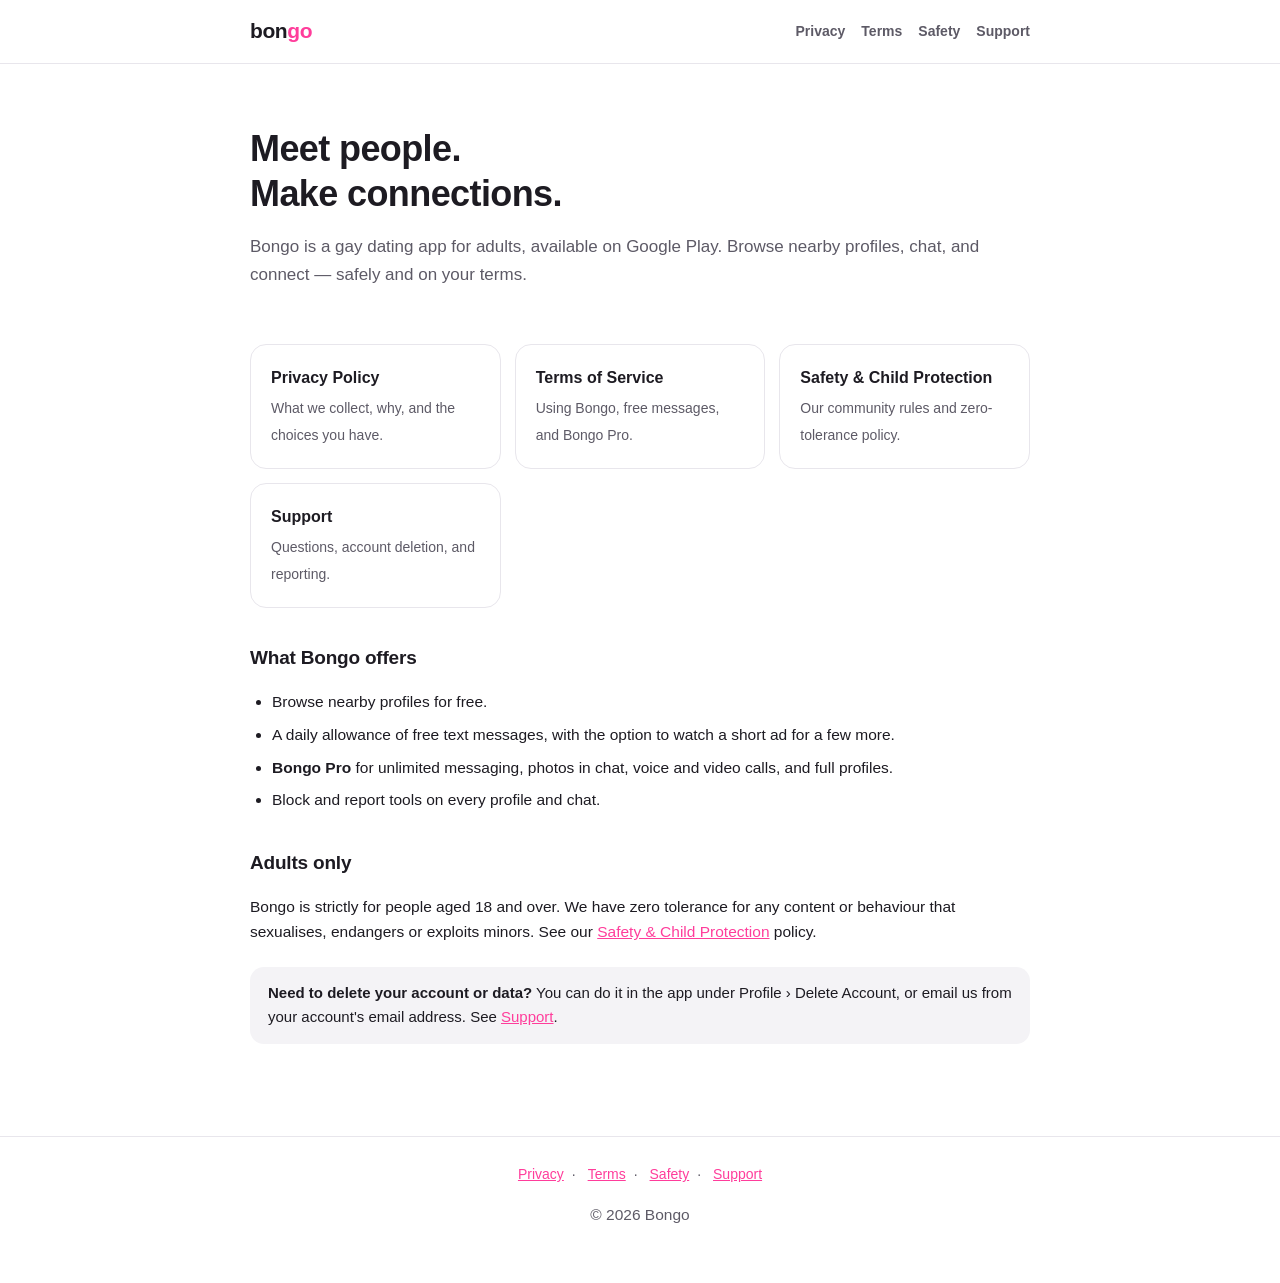
<file: index.html>
<!DOCTYPE html>
<html lang="en">
<head>
<meta charset="utf-8">
<meta name="viewport" content="width=device-width, initial-scale=1">
<title>Bongo — Gay Dating App</title>
<meta name="description" content="Bongo is a gay dating app for adults on Google Play. Meet people, make connections.">
<link rel="stylesheet" href="style.css">
</head>
<body>

<header class="site">
  <div class="bar">
    <a class="brand" href="index.html">bon<span>go</span></a>
    <nav class="site">
      <a href="privacy.html">Privacy</a>
      <a href="terms.html">Terms</a>
      <a href="safety.html">Safety</a>
      <a href="support.html">Support</a>
    </nav>
  </div>
</header>

<main>
  <section class="hero">
    <h1>Meet people.<br>Make connections.</h1>
    <p class="lede">Bongo is a gay dating app for adults, available on Google Play.
    Browse nearby profiles, chat, and connect — safely and on your terms.</p>
  </section>

  <div class="cards">
    <a class="card" href="privacy.html">
      <strong>Privacy Policy</strong>
      <span>What we collect, why, and the choices you have.</span>
    </a>
    <a class="card" href="terms.html">
      <strong>Terms of Service</strong>
      <span>Using Bongo, free messages, and Bongo Pro.</span>
    </a>
    <a class="card" href="safety.html">
      <strong>Safety &amp; Child Protection</strong>
      <span>Our community rules and zero-tolerance policy.</span>
    </a>
    <a class="card" href="support.html">
      <strong>Support</strong>
      <span>Questions, account deletion, and reporting.</span>
    </a>
  </div>

  <h2>What Bongo offers</h2>
  <ul>
    <li>Browse nearby profiles for free.</li>
    <li>A daily allowance of free text messages, with the option to watch a short
        ad for a few more.</li>
    <li><strong>Bongo Pro</strong> for unlimited messaging, photos in chat, voice
        and video calls, and full profiles.</li>
    <li>Block and report tools on every profile and chat.</li>
  </ul>

  <h2>Adults only</h2>
  <p>Bongo is strictly for people aged 18 and over. We have zero tolerance for any
  content or behaviour that sexualises, endangers or exploits minors. See our
  <a href="safety.html">Safety &amp; Child Protection</a> policy.</p>

  <div class="note">
    <p><strong>Need to delete your account or data?</strong> You can do it in the app
    under Profile › Delete Account, or email us from your account's email address.
    See <a href="support.html">Support</a>.</p>
  </div>
</main>

<footer class="site">
  <a href="privacy.html">Privacy</a>·
  <a href="terms.html">Terms</a>·
  <a href="safety.html">Safety</a>·
  <a href="support.html">Support</a>
  <p>© 2026 Bongo</p>
</footer>

</body>
</html>
</file>
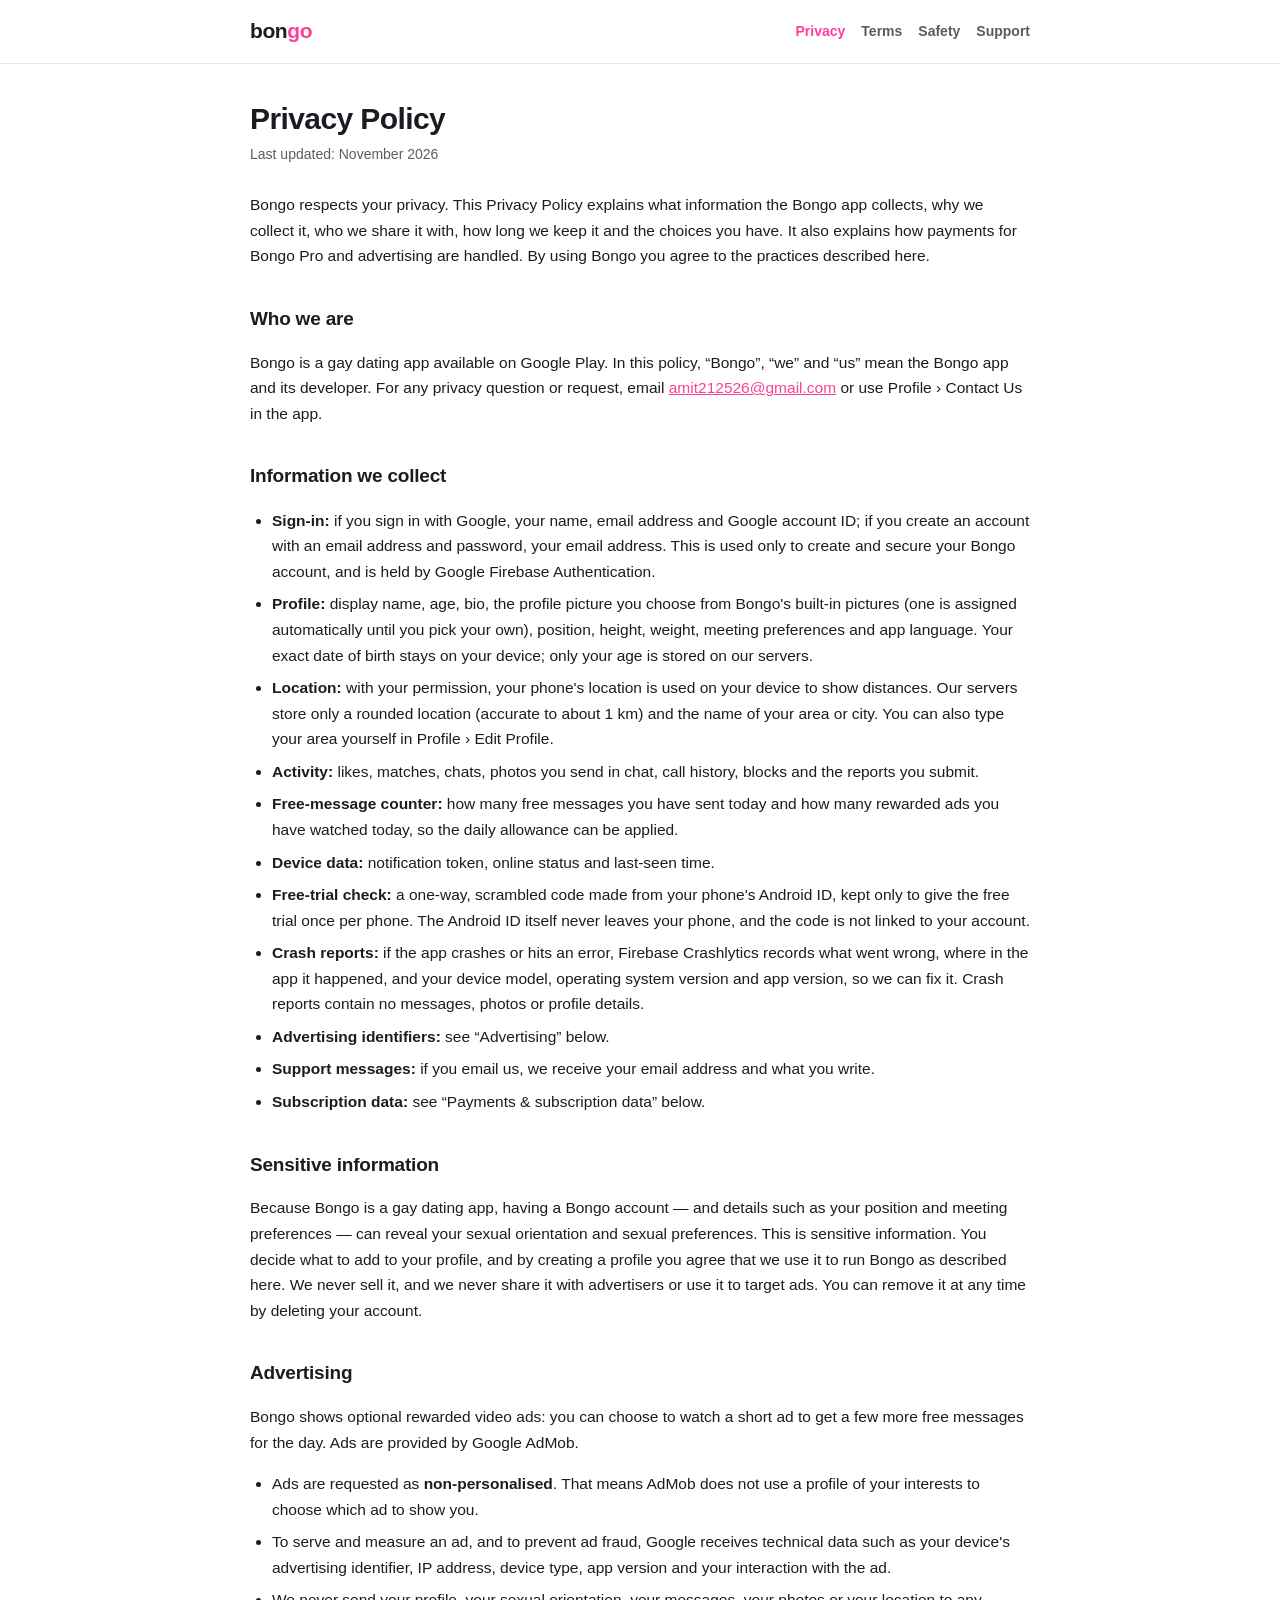
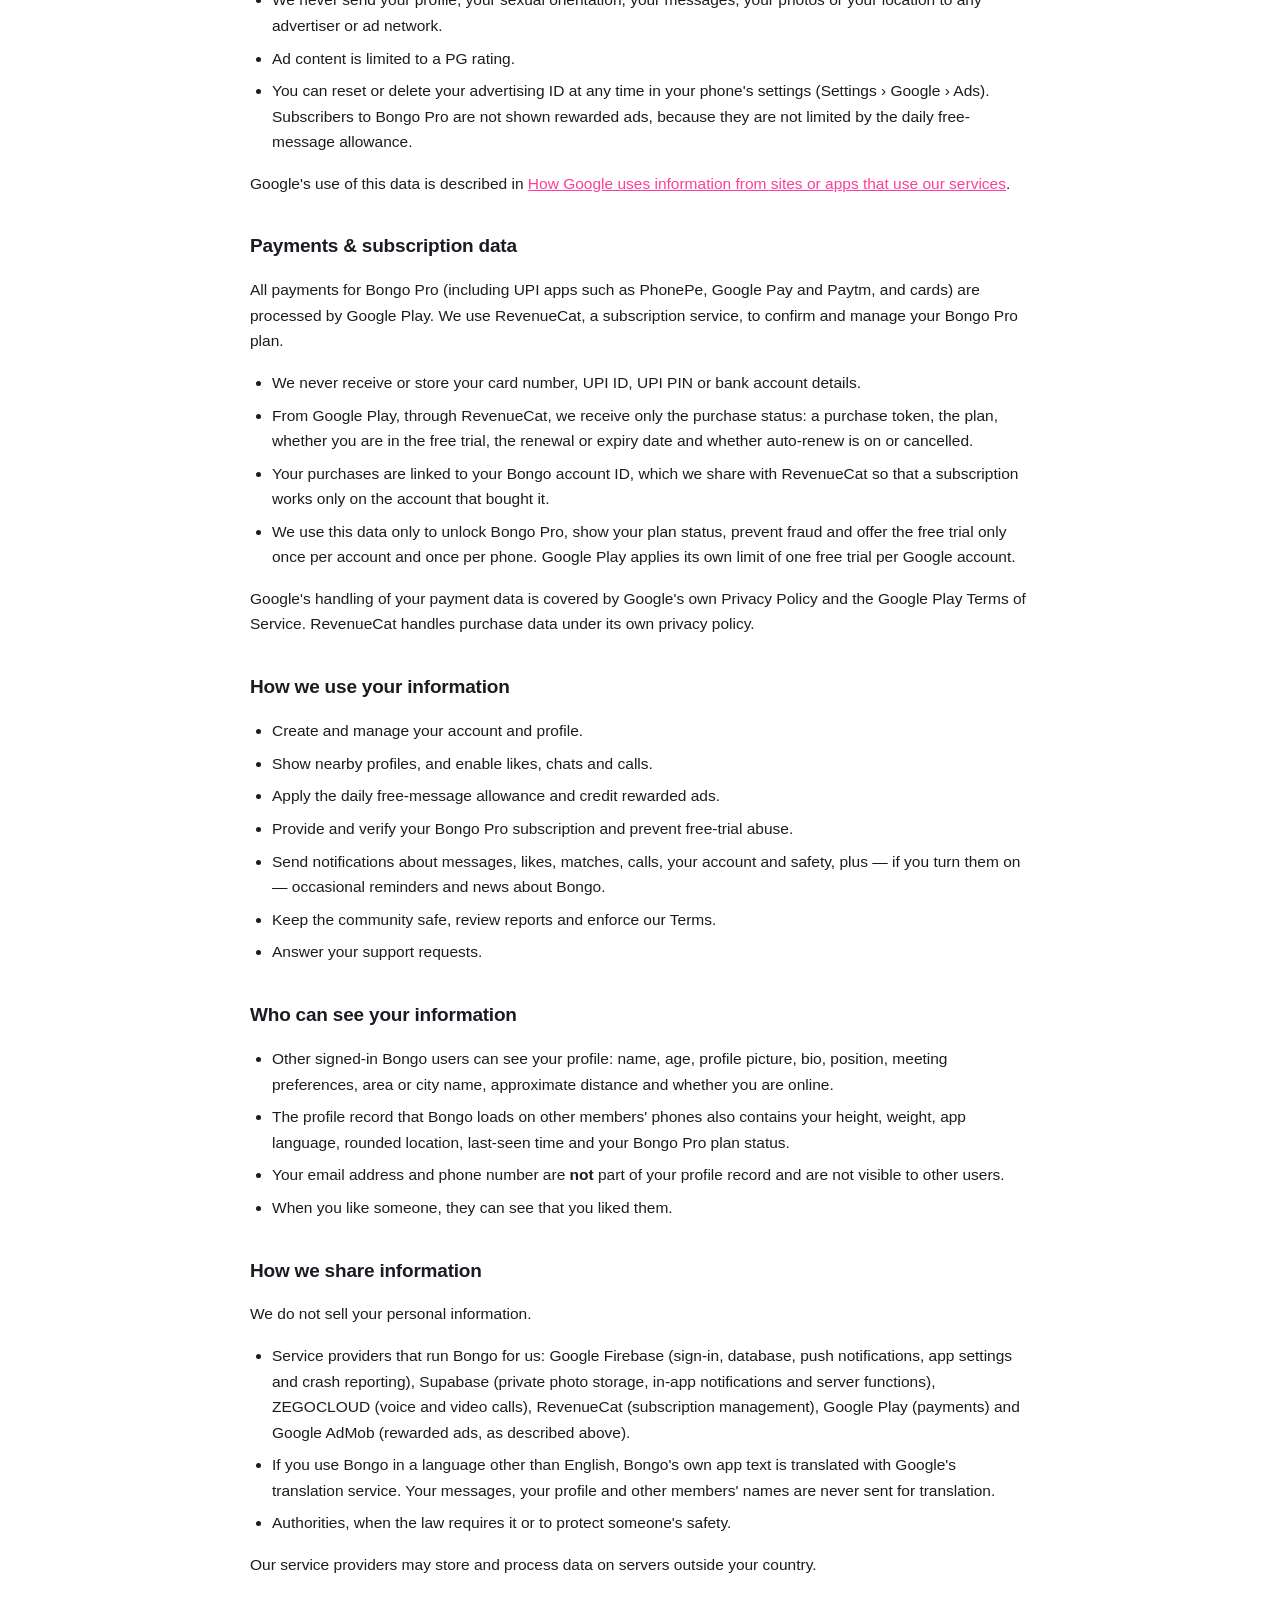
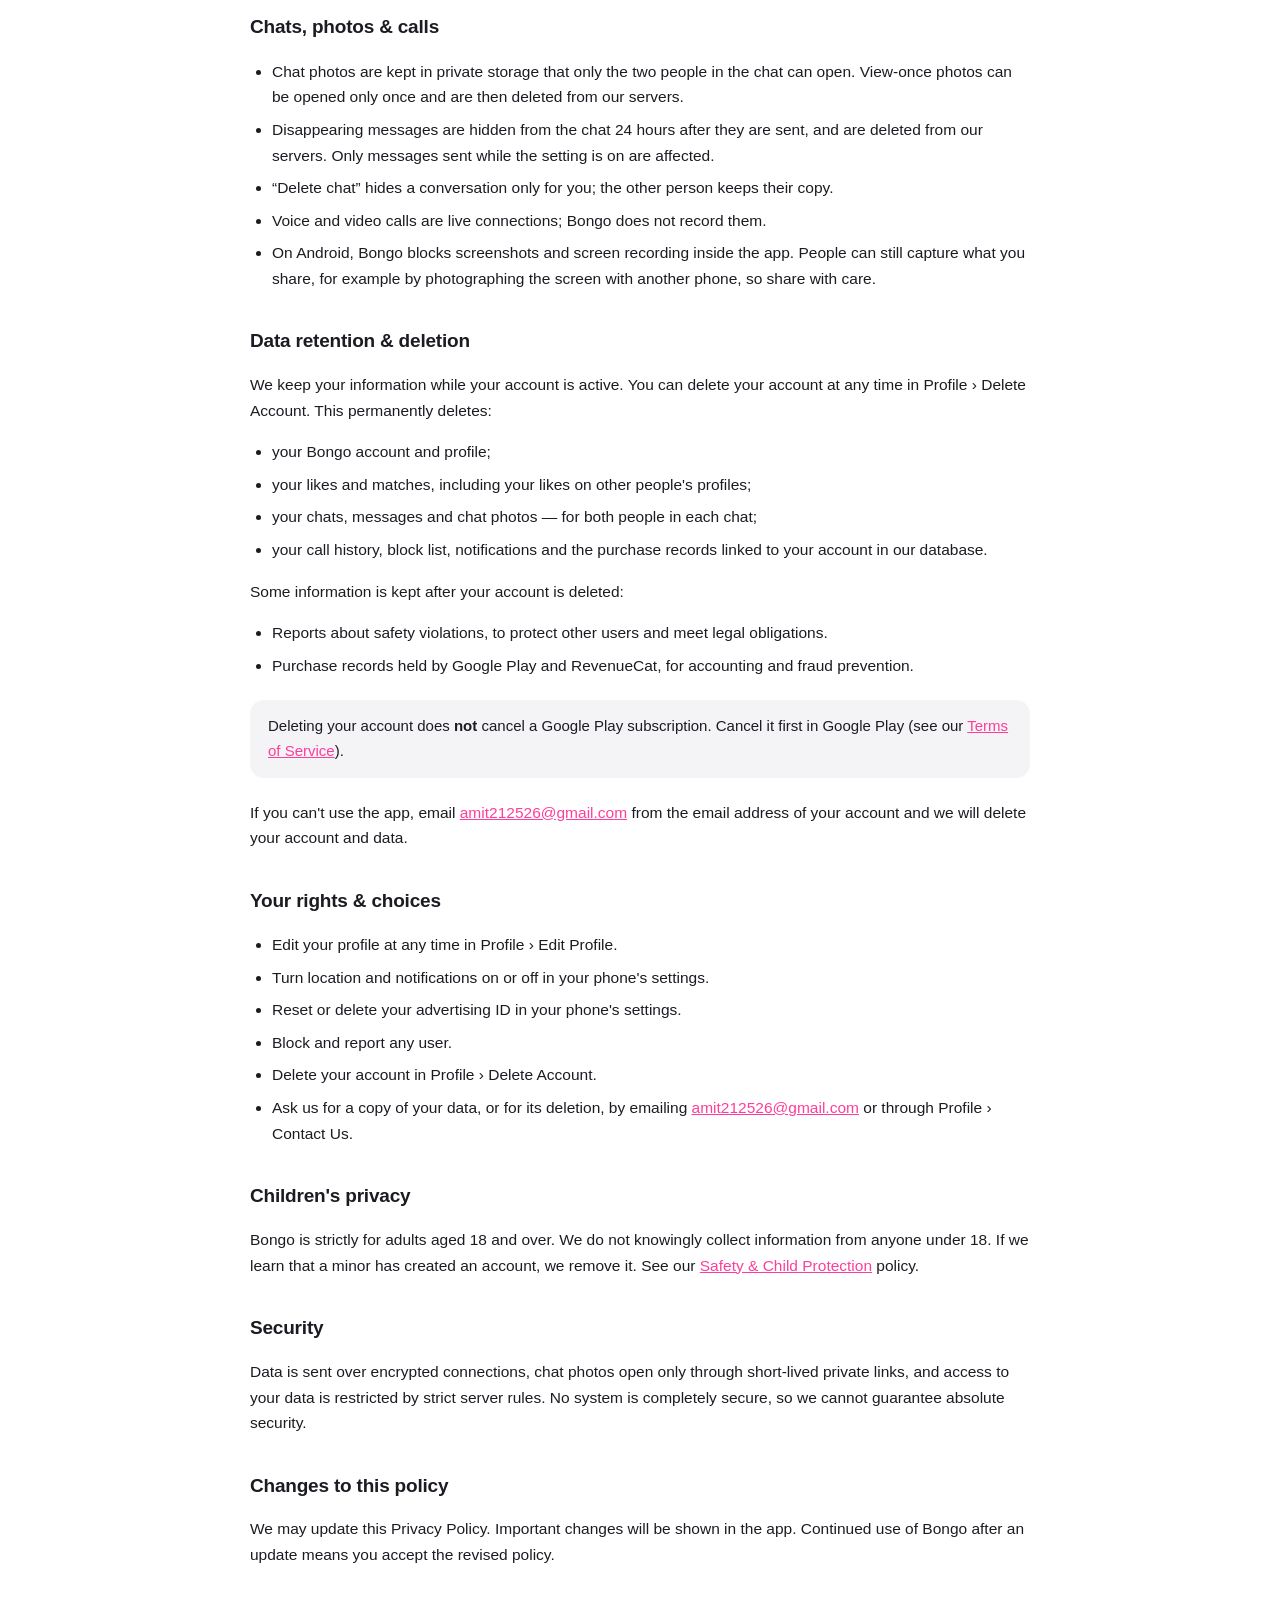
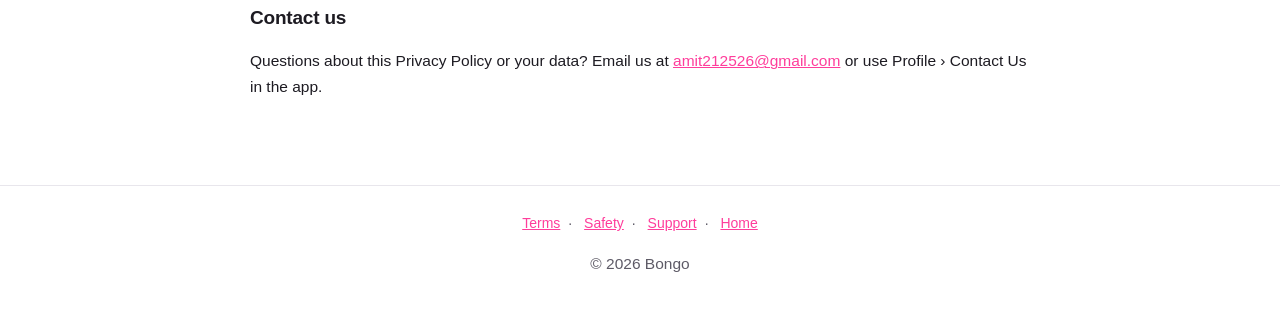
<file: privacy.html>
<!DOCTYPE html>
<html lang="en">
<head>
<meta charset="utf-8">
<meta name="viewport" content="width=device-width, initial-scale=1">
<title>Privacy Policy — Bongo</title>
<meta name="description" content="What the Bongo app collects, why, who we share it with, how long we keep it and the choices you have.">
<link rel="stylesheet" href="style.css">
</head>
<body>

<header class="site">
  <div class="bar">
    <a class="brand" href="index.html">bon<span>go</span></a>
    <nav class="site">
      <a href="privacy.html" aria-current="page">Privacy</a>
      <a href="terms.html">Terms</a>
      <a href="safety.html">Safety</a>
      <a href="support.html">Support</a>
    </nav>
  </div>
</header>

<main>
  <h1>Privacy Policy</h1>
  <p class="updated">Last updated: November 2026</p>

  <p>Bongo respects your privacy. This Privacy Policy explains what information the
  Bongo app collects, why we collect it, who we share it with, how long we keep it
  and the choices you have. It also explains how payments for Bongo Pro and
  advertising are handled. By using Bongo you agree to the practices described here.</p>

  <h2>Who we are</h2>
  <p>Bongo is a gay dating app available on Google Play. In this policy, “Bongo”, “we”
  and “us” mean the Bongo app and its developer. For any privacy question or request,
  email <a href="mailto:amit212526@gmail.com">amit212526@gmail.com</a> or use
  Profile › Contact Us in the app.</p>

  <h2>Information we collect</h2>
  <ul>
    <li><strong>Sign-in:</strong> if you sign in with Google, your name, email address
    and Google account ID; if you create an account with an email address and
    password, your email address. This is used only to create and secure your Bongo
    account, and is held by Google Firebase Authentication.</li>
    <li><strong>Profile:</strong> display name, age, bio, the profile picture you
    choose from Bongo's built-in pictures (one is assigned automatically until you
    pick your own), position, height, weight, meeting preferences and app language.
    Your exact date of birth stays on your device; only your age is stored on our
    servers.</li>
    <li><strong>Location:</strong> with your permission, your phone's location is used
    on your device to show distances. Our servers store only a rounded location
    (accurate to about 1&nbsp;km) and the name of your area or city. You can also type
    your area yourself in Profile › Edit Profile.</li>
    <li><strong>Activity:</strong> likes, matches, chats, photos you send in chat, call
    history, blocks and the reports you submit.</li>
    <li><strong>Free-message counter:</strong> how many free messages you have sent
    today and how many rewarded ads you have watched today, so the daily allowance
    can be applied.</li>
    <li><strong>Device data:</strong> notification token, online status and last-seen
    time.</li>
    <li><strong>Free-trial check:</strong> a one-way, scrambled code made from your
    phone's Android ID, kept only to give the free trial once per phone. The Android ID
    itself never leaves your phone, and the code is not linked to your account.</li>
    <li><strong>Crash reports:</strong> if the app crashes or hits an error, Firebase
    Crashlytics records what went wrong, where in the app it happened, and your
    device model, operating system version and app version, so we can fix it. Crash
    reports contain no messages, photos or profile details.</li>
    <li><strong>Advertising identifiers:</strong> see “Advertising” below.</li>
    <li><strong>Support messages:</strong> if you email us, we receive your email
    address and what you write.</li>
    <li><strong>Subscription data:</strong> see “Payments &amp; subscription data”
    below.</li>
  </ul>

  <h2>Sensitive information</h2>
  <p>Because Bongo is a gay dating app, having a Bongo account — and details such as
  your position and meeting preferences — can reveal your sexual orientation and
  sexual preferences. This is sensitive information. You decide what to add to your
  profile, and by creating a profile you agree that we use it to run Bongo as
  described here. We never sell it, and we never share it with advertisers or use it
  to target ads. You can remove it at any time by deleting your account.</p>

  <h2>Advertising</h2>
  <p>Bongo shows optional rewarded video ads: you can choose to watch a short ad to
  get a few more free messages for the day. Ads are provided by Google AdMob.</p>
  <ul>
    <li>Ads are requested as <strong>non-personalised</strong>. That means AdMob does
    not use a profile of your interests to choose which ad to show you.</li>
    <li>To serve and measure an ad, and to prevent ad fraud, Google receives technical
    data such as your device's advertising identifier, IP address, device type, app
    version and your interaction with the ad.</li>
    <li>We never send your profile, your sexual orientation, your messages, your
    photos or your location to any advertiser or ad network.</li>
    <li>Ad content is limited to a PG rating.</li>
    <li>You can reset or delete your advertising ID at any time in your phone's
    settings (Settings › Google › Ads). Subscribers to Bongo Pro are not shown
    rewarded ads, because they are not limited by the daily free-message allowance.</li>
  </ul>
  <p>Google's use of this data is described in
  <a href="https://policies.google.com/technologies/partner-sites" rel="noopener">How
  Google uses information from sites or apps that use our services</a>.</p>

  <h2>Payments &amp; subscription data</h2>
  <p>All payments for Bongo Pro (including UPI apps such as PhonePe, Google Pay and
  Paytm, and cards) are processed by Google Play. We use RevenueCat, a subscription
  service, to confirm and manage your Bongo Pro plan.</p>
  <ul>
    <li>We never receive or store your card number, UPI ID, UPI PIN or bank account
    details.</li>
    <li>From Google Play, through RevenueCat, we receive only the purchase status: a
    purchase token, the plan, whether you are in the free trial, the renewal or expiry
    date and whether auto-renew is on or cancelled.</li>
    <li>Your purchases are linked to your Bongo account ID, which we share with
    RevenueCat so that a subscription works only on the account that bought it.</li>
    <li>We use this data only to unlock Bongo Pro, show your plan status, prevent
    fraud and offer the free trial only once per account and once per phone. Google
    Play applies its own limit of one free trial per Google account.</li>
  </ul>
  <p>Google's handling of your payment data is covered by Google's own Privacy Policy
  and the Google Play Terms of Service. RevenueCat handles purchase data under its own
  privacy policy.</p>

  <h2>How we use your information</h2>
  <ul>
    <li>Create and manage your account and profile.</li>
    <li>Show nearby profiles, and enable likes, chats and calls.</li>
    <li>Apply the daily free-message allowance and credit rewarded ads.</li>
    <li>Provide and verify your Bongo Pro subscription and prevent free-trial abuse.</li>
    <li>Send notifications about messages, likes, matches, calls, your account and
    safety, plus — if you turn them on — occasional reminders and news about Bongo.</li>
    <li>Keep the community safe, review reports and enforce our Terms.</li>
    <li>Answer your support requests.</li>
  </ul>

  <h2>Who can see your information</h2>
  <ul>
    <li>Other signed-in Bongo users can see your profile: name, age, profile picture,
    bio, position, meeting preferences, area or city name, approximate distance and
    whether you are online.</li>
    <li>The profile record that Bongo loads on other members' phones also contains your
    height, weight, app language, rounded location, last-seen time and your Bongo Pro
    plan status.</li>
    <li>Your email address and phone number are <strong>not</strong> part of your
    profile record and are not visible to other users.</li>
    <li>When you like someone, they can see that you liked them.</li>
  </ul>

  <h2>How we share information</h2>
  <p>We do not sell your personal information.</p>
  <ul>
    <li>Service providers that run Bongo for us: Google Firebase (sign-in, database,
    push notifications, app settings and crash reporting), Supabase (private photo storage, in-app
    notifications and server functions), ZEGOCLOUD (voice and video calls), RevenueCat
    (subscription management), Google Play (payments) and Google AdMob (rewarded ads,
    as described above).</li>
    <li>If you use Bongo in a language other than English, Bongo's own app text is
    translated with Google's translation service. Your messages, your profile and
    other members' names are never sent for translation.</li>
    <li>Authorities, when the law requires it or to protect someone's safety.</li>
  </ul>
  <p>Our service providers may store and process data on servers outside your country.</p>

  <h2>Chats, photos &amp; calls</h2>
  <ul>
    <li>Chat photos are kept in private storage that only the two people in the chat
    can open. View-once photos can be opened only once and are then deleted from our
    servers.</li>
    <li>Disappearing messages are hidden from the chat 24 hours after they are sent,
    and are deleted from our servers. Only messages sent while the setting is on are
    affected.</li>
    <li>“Delete chat” hides a conversation only for you; the other person keeps their
    copy.</li>
    <li>Voice and video calls are live connections; Bongo does not record them.</li>
    <li>On Android, Bongo blocks screenshots and screen recording inside the app.
    People can still capture what you share, for example by photographing the screen
    with another phone, so share with care.</li>
  </ul>

  <h2>Data retention &amp; deletion</h2>
  <p>We keep your information while your account is active. You can delete your
  account at any time in Profile › Delete Account. This permanently deletes:</p>
  <ul>
    <li>your Bongo account and profile;</li>
    <li>your likes and matches, including your likes on other people's profiles;</li>
    <li>your chats, messages and chat photos — for both people in each chat;</li>
    <li>your call history, block list, notifications and the purchase records linked to
    your account in our database.</li>
  </ul>
  <p>Some information is kept after your account is deleted:</p>
  <ul>
    <li>Reports about safety violations, to protect other users and meet legal
    obligations.</li>
    <li>Purchase records held by Google Play and RevenueCat, for accounting and fraud
    prevention.</li>
  </ul>
  <div class="note">
    <p>Deleting your account does <strong>not</strong> cancel a Google Play
    subscription. Cancel it first in Google Play (see our
    <a href="terms.html">Terms of Service</a>).</p>
  </div>
  <p>If you can't use the app, email
  <a href="mailto:amit212526@gmail.com">amit212526@gmail.com</a> from the email address
  of your account and we will delete your account and data.</p>

  <h2>Your rights &amp; choices</h2>
  <ul>
    <li>Edit your profile at any time in Profile › Edit Profile.</li>
    <li>Turn location and notifications on or off in your phone's settings.</li>
    <li>Reset or delete your advertising ID in your phone's settings.</li>
    <li>Block and report any user.</li>
    <li>Delete your account in Profile › Delete Account.</li>
    <li>Ask us for a copy of your data, or for its deletion, by emailing
    <a href="mailto:amit212526@gmail.com">amit212526@gmail.com</a> or through
    Profile › Contact Us.</li>
  </ul>

  <h2>Children's privacy</h2>
  <p>Bongo is strictly for adults aged 18 and over. We do not knowingly collect
  information from anyone under 18. If we learn that a minor has created an account,
  we remove it. See our <a href="safety.html">Safety &amp; Child Protection</a>
  policy.</p>

  <h2>Security</h2>
  <p>Data is sent over encrypted connections, chat photos open only through short-lived
  private links, and access to your data is restricted by strict server rules. No
  system is completely secure, so we cannot guarantee absolute security.</p>

  <h2>Changes to this policy</h2>
  <p>We may update this Privacy Policy. Important changes will be shown in the app.
  Continued use of Bongo after an update means you accept the revised policy.</p>

  <h2>Contact us</h2>
  <p>Questions about this Privacy Policy or your data? Email us at
  <a href="mailto:amit212526@gmail.com">amit212526@gmail.com</a> or use
  Profile › Contact Us in the app.</p>
</main>

<footer class="site">
  <a href="terms.html">Terms</a>·
  <a href="safety.html">Safety</a>·
  <a href="support.html">Support</a>·
  <a href="index.html">Home</a>
  <p>© 2026 Bongo</p>
</footer>

</body>
</html>
</file>
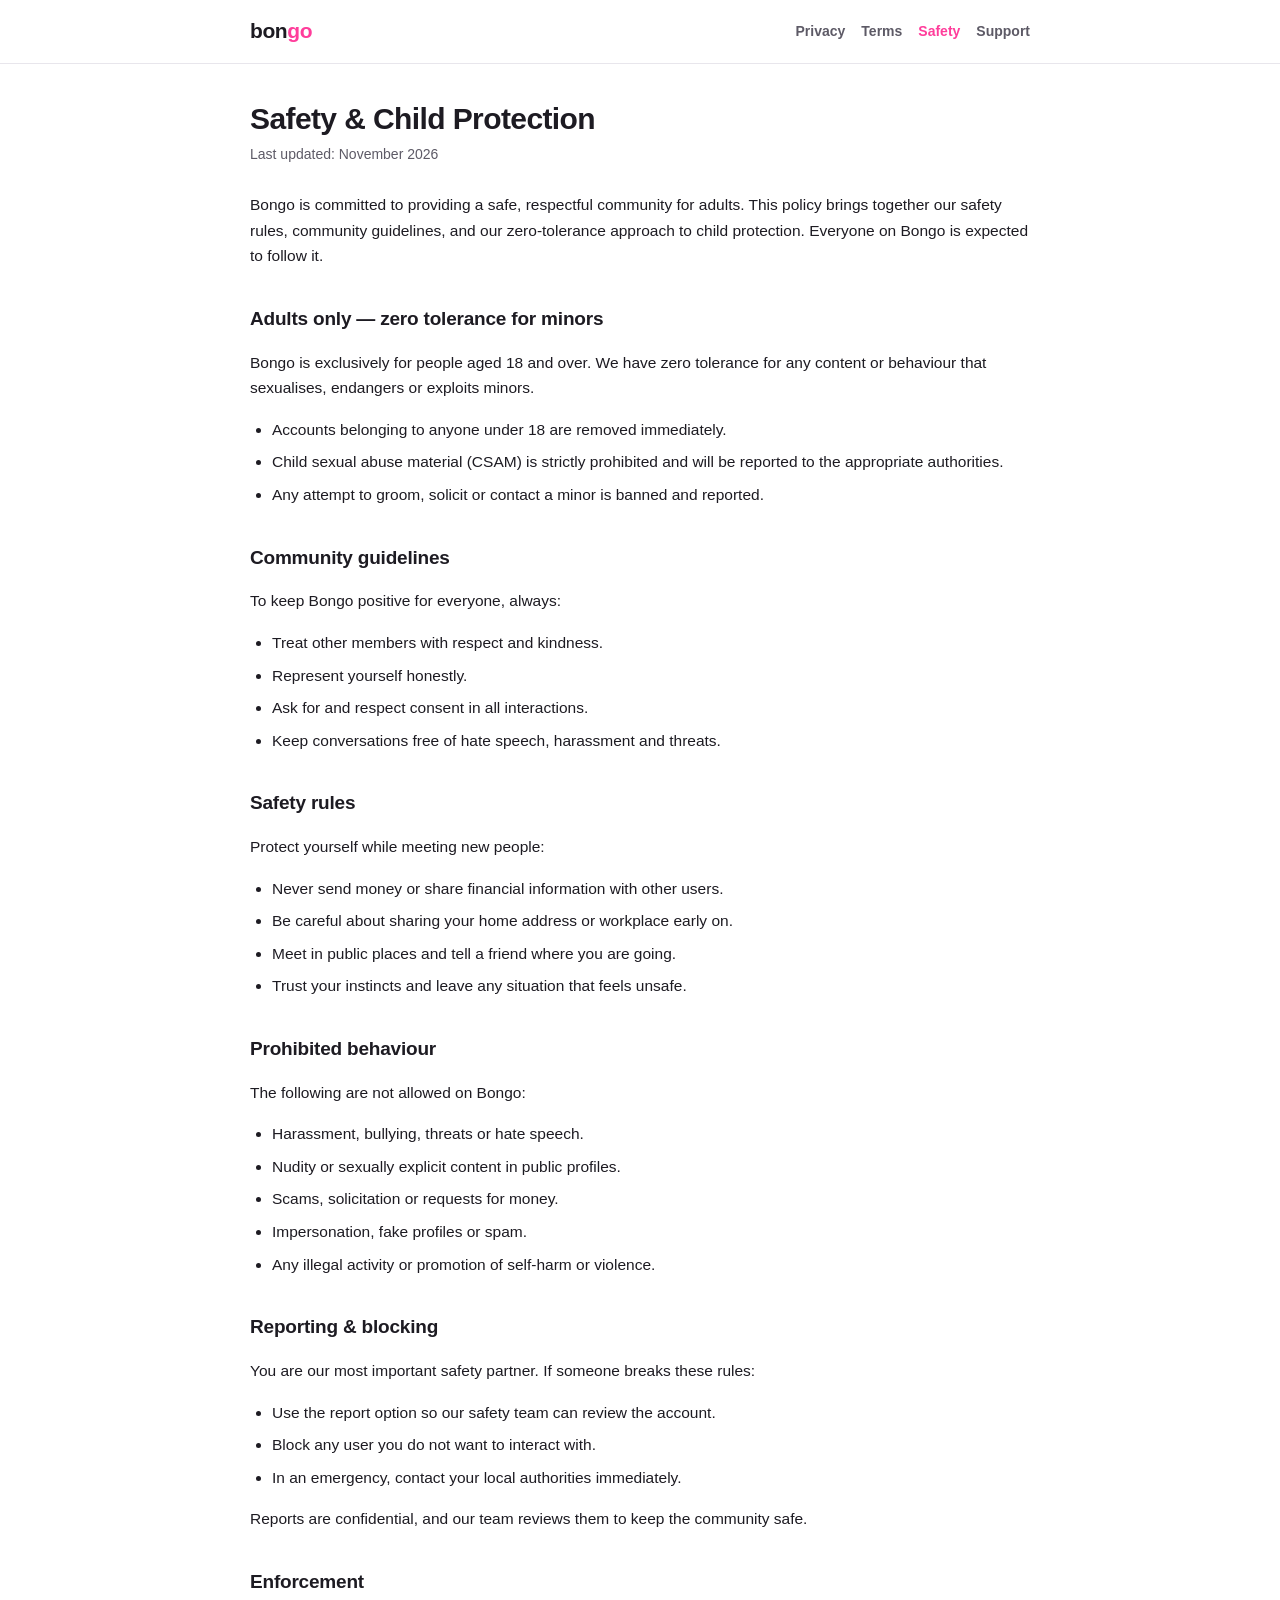
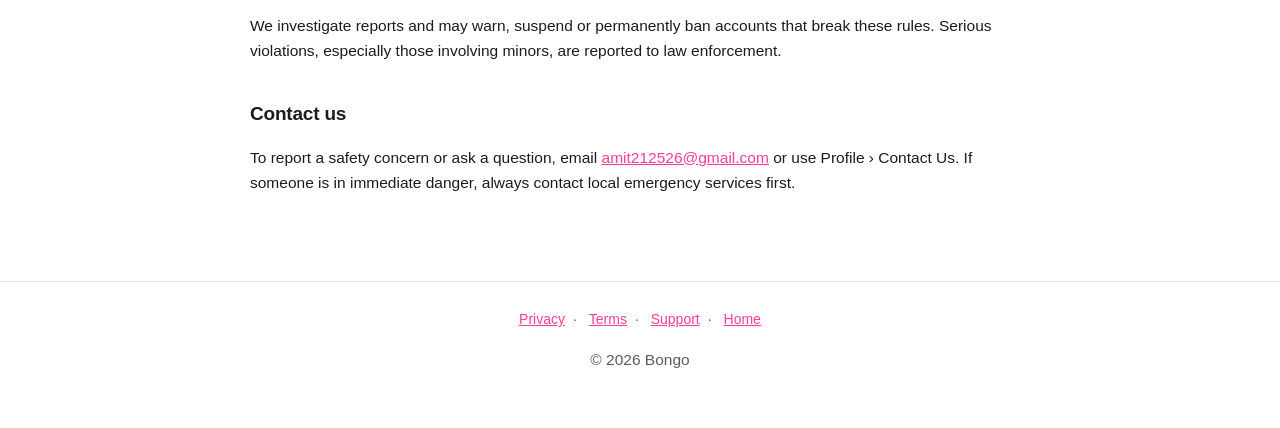
<file: safety.html>
<!DOCTYPE html>
<html lang="en">
<head>
<meta charset="utf-8">
<meta name="viewport" content="width=device-width, initial-scale=1">
<title>Safety &amp; Child Protection — Bongo</title>
<meta name="description" content="Bongo's community guidelines, safety rules and zero-tolerance child protection standards.">
<link rel="stylesheet" href="style.css">
</head>
<body>

<header class="site">
  <div class="bar">
    <a class="brand" href="index.html">bon<span>go</span></a>
    <nav class="site">
      <a href="privacy.html">Privacy</a>
      <a href="terms.html">Terms</a>
      <a href="safety.html" aria-current="page">Safety</a>
      <a href="support.html">Support</a>
    </nav>
  </div>
</header>

<main>
  <h1>Safety &amp; Child Protection</h1>
  <p class="updated">Last updated: November 2026</p>

  <p>Bongo is committed to providing a safe, respectful community for adults. This
  policy brings together our safety rules, community guidelines, and our
  zero-tolerance approach to child protection. Everyone on Bongo is expected to
  follow it.</p>

  <h2>Adults only — zero tolerance for minors</h2>
  <p>Bongo is exclusively for people aged 18 and over. We have zero tolerance for any
  content or behaviour that sexualises, endangers or exploits minors.</p>
  <ul>
    <li>Accounts belonging to anyone under 18 are removed immediately.</li>
    <li>Child sexual abuse material (CSAM) is strictly prohibited and will be reported
    to the appropriate authorities.</li>
    <li>Any attempt to groom, solicit or contact a minor is banned and reported.</li>
  </ul>

  <h2>Community guidelines</h2>
  <p>To keep Bongo positive for everyone, always:</p>
  <ul>
    <li>Treat other members with respect and kindness.</li>
    <li>Represent yourself honestly.</li>
    <li>Ask for and respect consent in all interactions.</li>
    <li>Keep conversations free of hate speech, harassment and threats.</li>
  </ul>

  <h2>Safety rules</h2>
  <p>Protect yourself while meeting new people:</p>
  <ul>
    <li>Never send money or share financial information with other users.</li>
    <li>Be careful about sharing your home address or workplace early on.</li>
    <li>Meet in public places and tell a friend where you are going.</li>
    <li>Trust your instincts and leave any situation that feels unsafe.</li>
  </ul>

  <h2>Prohibited behaviour</h2>
  <p>The following are not allowed on Bongo:</p>
  <ul>
    <li>Harassment, bullying, threats or hate speech.</li>
    <li>Nudity or sexually explicit content in public profiles.</li>
    <li>Scams, solicitation or requests for money.</li>
    <li>Impersonation, fake profiles or spam.</li>
    <li>Any illegal activity or promotion of self-harm or violence.</li>
  </ul>

  <h2>Reporting &amp; blocking</h2>
  <p>You are our most important safety partner. If someone breaks these rules:</p>
  <ul>
    <li>Use the report option so our safety team can review the account.</li>
    <li>Block any user you do not want to interact with.</li>
    <li>In an emergency, contact your local authorities immediately.</li>
  </ul>
  <p>Reports are confidential, and our team reviews them to keep the community safe.</p>

  <h2>Enforcement</h2>
  <p>We investigate reports and may warn, suspend or permanently ban accounts that
  break these rules. Serious violations, especially those involving minors, are
  reported to law enforcement.</p>

  <h2>Contact us</h2>
  <p>To report a safety concern or ask a question, email
  <a href="mailto:amit212526@gmail.com">amit212526@gmail.com</a> or use
  Profile › Contact Us. If someone is in immediate danger, always contact local
  emergency services first.</p>
</main>

<footer class="site">
  <a href="privacy.html">Privacy</a>·
  <a href="terms.html">Terms</a>·
  <a href="support.html">Support</a>·
  <a href="index.html">Home</a>
  <p>© 2026 Bongo</p>
</footer>

</body>
</html>
</file>
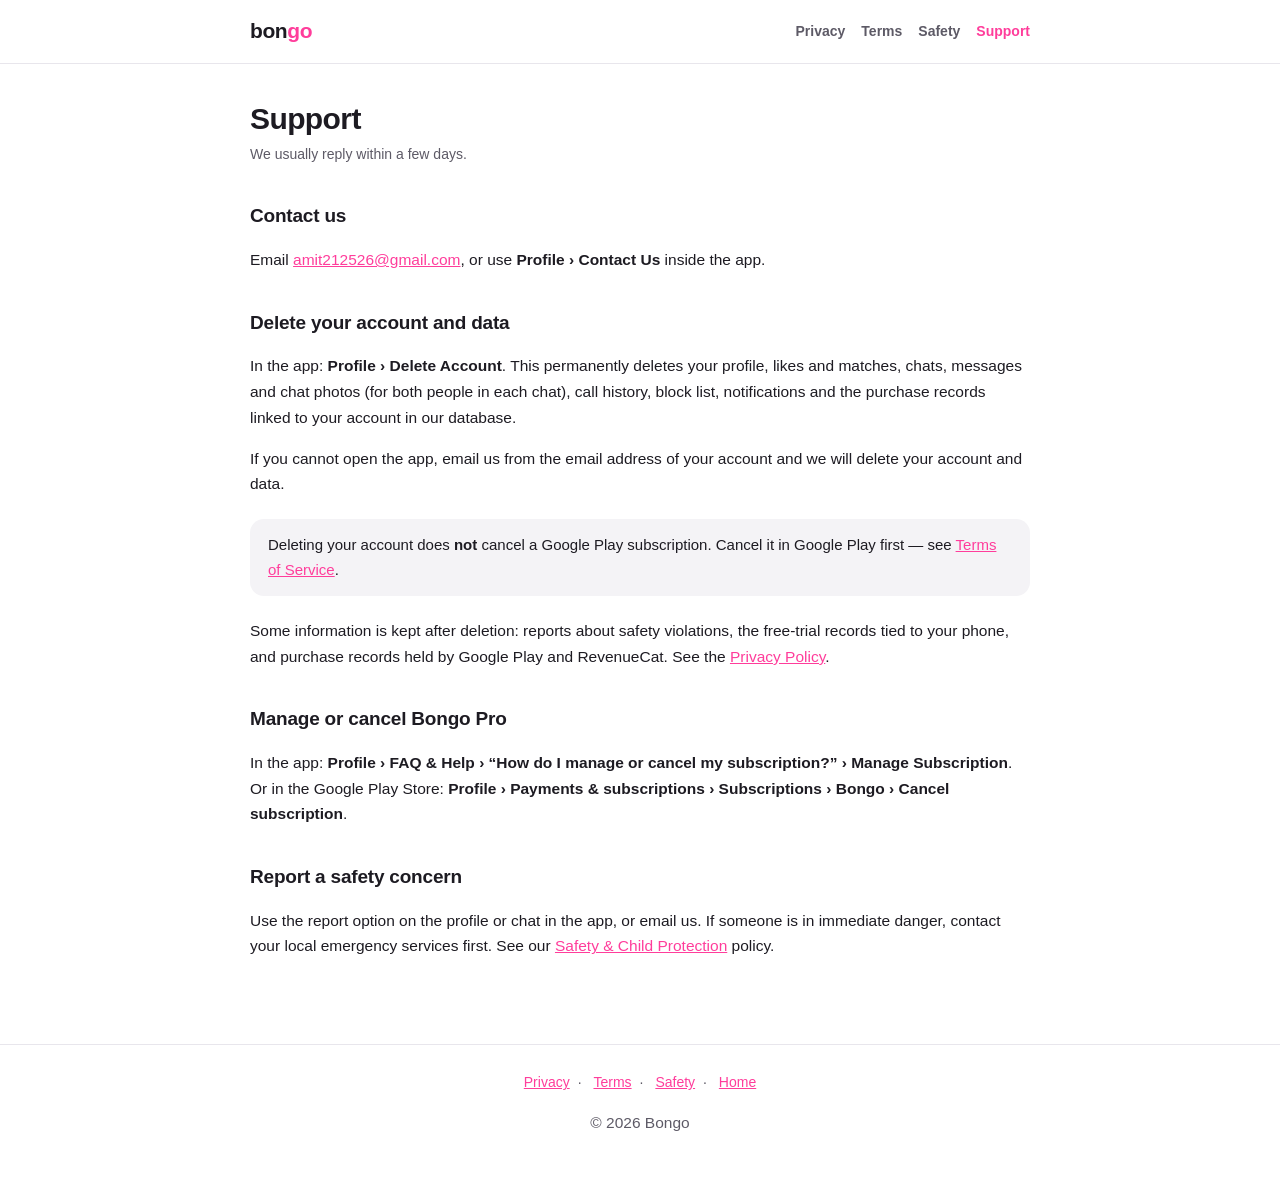
<file: support.html>
<!DOCTYPE html>
<html lang="en">
<head>
<meta charset="utf-8">
<meta name="viewport" content="width=device-width, initial-scale=1">
<title>Support — Bongo</title>
<meta name="description" content="Contact Bongo support, delete your account, or report a safety concern.">
<link rel="stylesheet" href="style.css">
</head>
<body>

<header class="site">
  <div class="bar">
    <a class="brand" href="index.html">bon<span>go</span></a>
    <nav class="site">
      <a href="privacy.html">Privacy</a>
      <a href="terms.html">Terms</a>
      <a href="safety.html">Safety</a>
      <a href="support.html" aria-current="page">Support</a>
    </nav>
  </div>
</header>

<main>
  <h1>Support</h1>
  <p class="updated">We usually reply within a few days.</p>

  <h2>Contact us</h2>
  <p>Email <a href="mailto:amit212526@gmail.com">amit212526@gmail.com</a>, or use
  <strong>Profile › Contact Us</strong> inside the app.</p>

  <h2>Delete your account and data</h2>
  <p>In the app: <strong>Profile › Delete Account</strong>. This permanently deletes
  your profile, likes and matches, chats, messages and chat photos (for both people
  in each chat), call history, block list, notifications and the purchase records
  linked to your account in our database.</p>
  <p>If you cannot open the app, email us from the email address of your account and
  we will delete your account and data.</p>
  <div class="note">
    <p>Deleting your account does <strong>not</strong> cancel a Google Play
    subscription. Cancel it in Google Play first — see
    <a href="terms.html">Terms of Service</a>.</p>
  </div>
  <p>Some information is kept after deletion: reports about safety violations, the
  free-trial records tied to your phone, and purchase records held by Google Play and
  RevenueCat. See the <a href="privacy.html">Privacy Policy</a>.</p>

  <h2>Manage or cancel Bongo Pro</h2>
  <p>In the app: <strong>Profile › FAQ &amp; Help › “How do I manage or cancel my
  subscription?” › Manage Subscription</strong>. Or in the Google Play Store:
  <strong>Profile › Payments &amp; subscriptions › Subscriptions › Bongo ›
  Cancel subscription</strong>.</p>

  <h2>Report a safety concern</h2>
  <p>Use the report option on the profile or chat in the app, or email us. If someone
  is in immediate danger, contact your local emergency services first. See our
  <a href="safety.html">Safety &amp; Child Protection</a> policy.</p>
</main>

<footer class="site">
  <a href="privacy.html">Privacy</a>·
  <a href="terms.html">Terms</a>·
  <a href="safety.html">Safety</a>·
  <a href="index.html">Home</a>
  <p>© 2026 Bongo</p>
</footer>

</body>
</html>
</file>
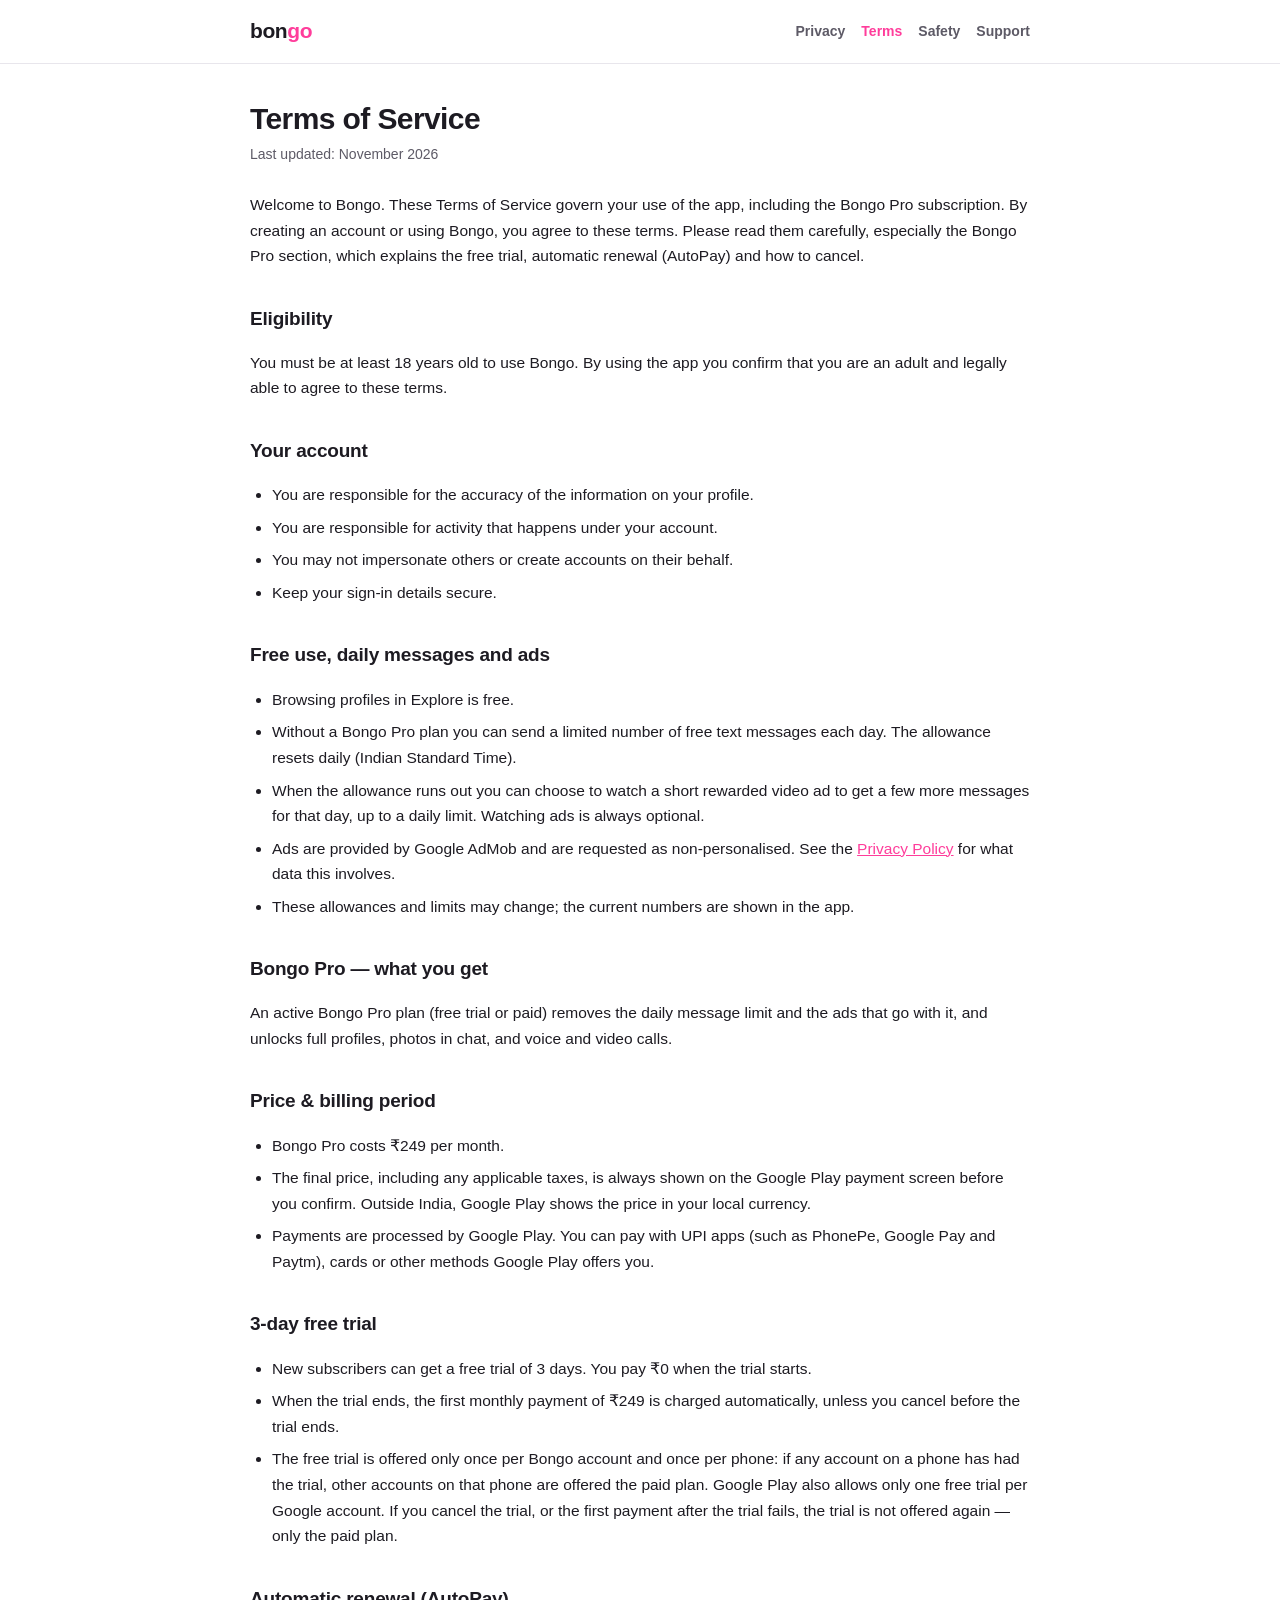
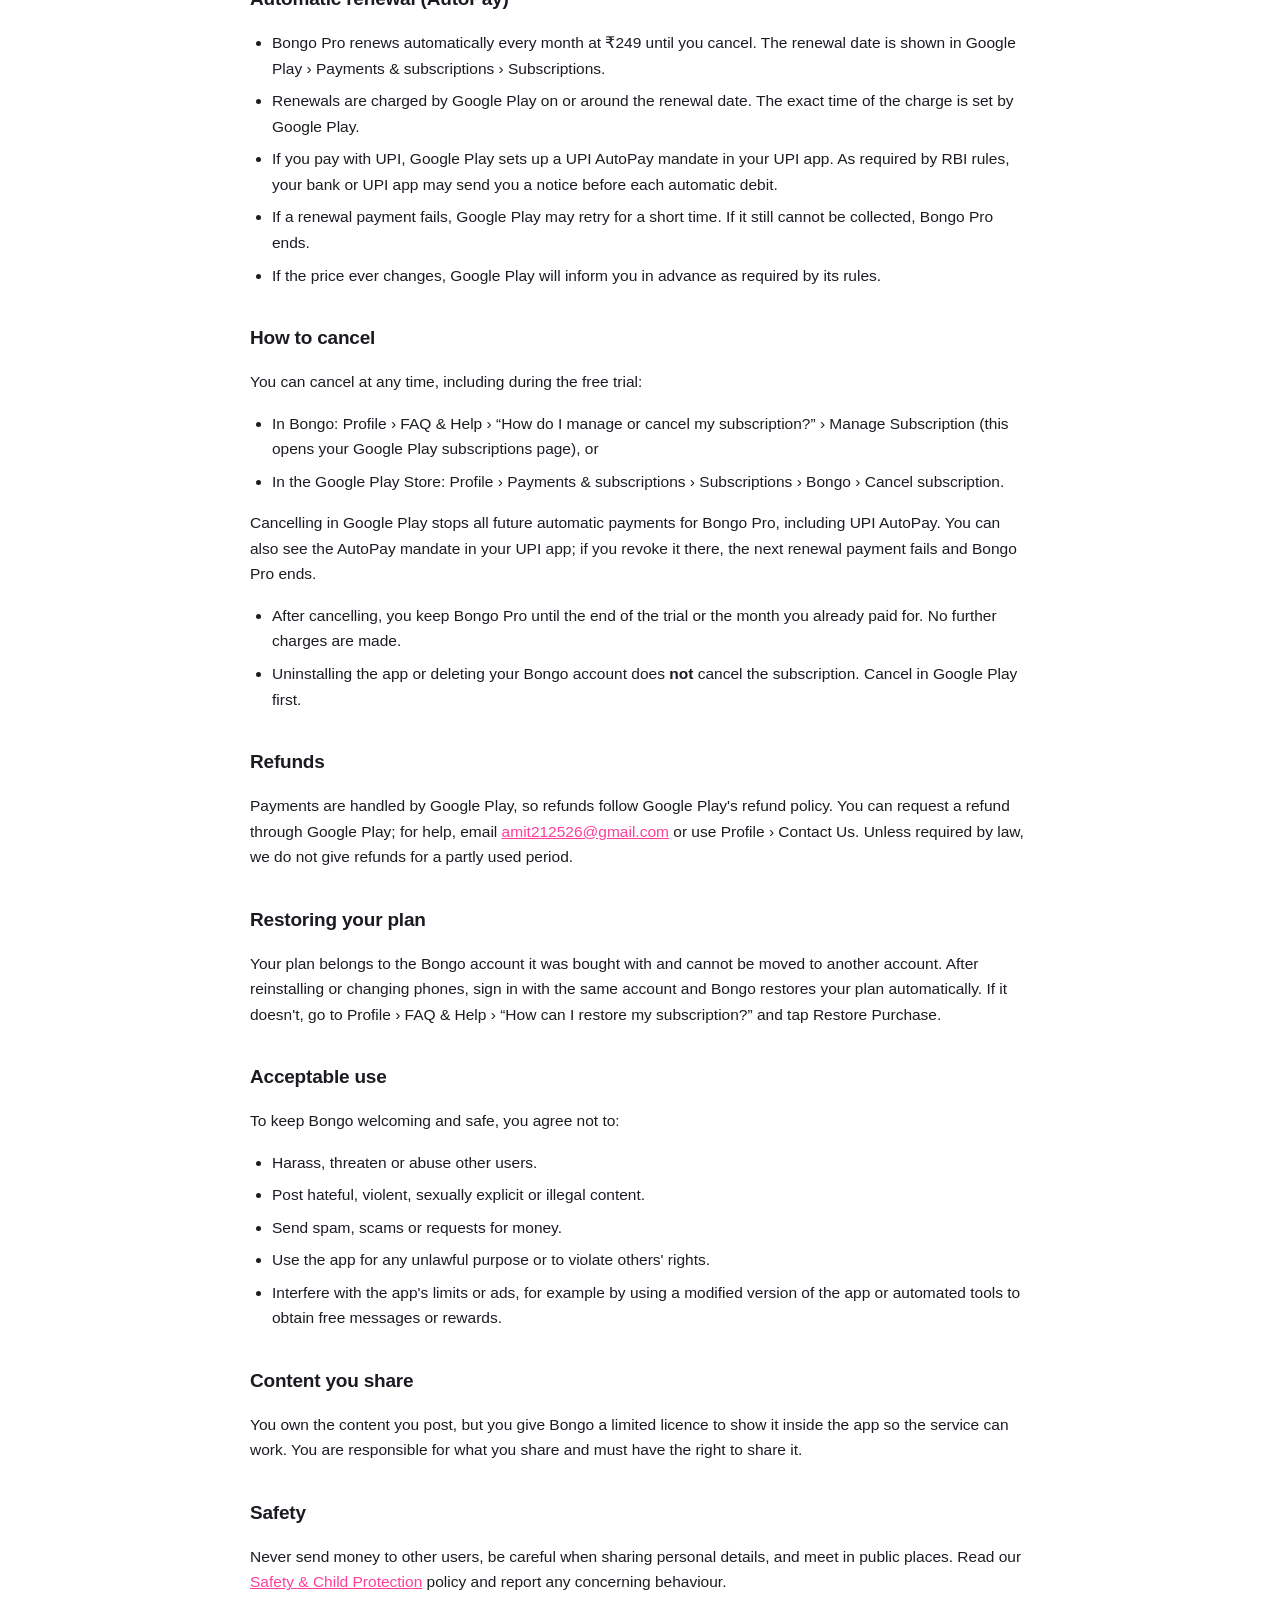
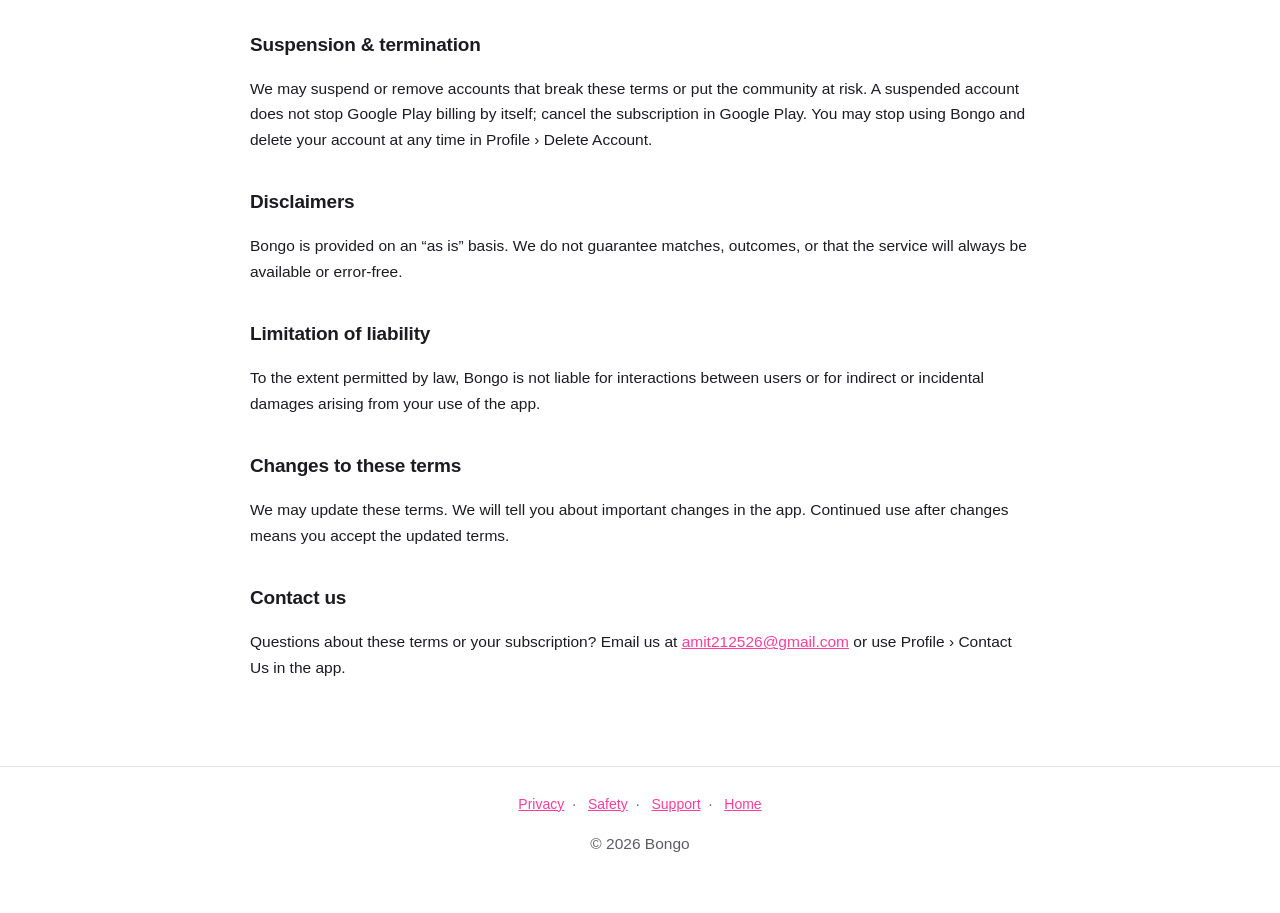
<file: terms.html>
<!DOCTYPE html>
<html lang="en">
<head>
<meta charset="utf-8">
<meta name="viewport" content="width=device-width, initial-scale=1">
<title>Terms of Service — Bongo</title>
<meta name="description" content="Terms for using Bongo, the daily free messages, rewarded ads and the Bongo Pro subscription.">
<link rel="stylesheet" href="style.css">
</head>
<body>

<header class="site">
  <div class="bar">
    <a class="brand" href="index.html">bon<span>go</span></a>
    <nav class="site">
      <a href="privacy.html">Privacy</a>
      <a href="terms.html" aria-current="page">Terms</a>
      <a href="safety.html">Safety</a>
      <a href="support.html">Support</a>
    </nav>
  </div>
</header>

<main>
  <h1>Terms of Service</h1>
  <p class="updated">Last updated: November 2026</p>

  <p>Welcome to Bongo. These Terms of Service govern your use of the app, including
  the Bongo Pro subscription. By creating an account or using Bongo, you agree to
  these terms. Please read them carefully, especially the Bongo Pro section, which
  explains the free trial, automatic renewal (AutoPay) and how to cancel.</p>

  <h2>Eligibility</h2>
  <p>You must be at least 18 years old to use Bongo. By using the app you confirm that
  you are an adult and legally able to agree to these terms.</p>

  <h2>Your account</h2>
  <ul>
    <li>You are responsible for the accuracy of the information on your profile.</li>
    <li>You are responsible for activity that happens under your account.</li>
    <li>You may not impersonate others or create accounts on their behalf.</li>
    <li>Keep your sign-in details secure.</li>
  </ul>

  <h2>Free use, daily messages and ads</h2>
  <ul>
    <li>Browsing profiles in Explore is free.</li>
    <li>Without a Bongo Pro plan you can send a limited number of free text messages
    each day. The allowance resets daily (Indian Standard Time).</li>
    <li>When the allowance runs out you can choose to watch a short rewarded video ad
    to get a few more messages for that day, up to a daily limit. Watching ads is
    always optional.</li>
    <li>Ads are provided by Google AdMob and are requested as non-personalised. See
    the <a href="privacy.html">Privacy Policy</a> for what data this involves.</li>
    <li>These allowances and limits may change; the current numbers are shown in the
    app.</li>
  </ul>

  <h2>Bongo Pro — what you get</h2>
  <p>An active Bongo Pro plan (free trial or paid) removes the daily message limit and
  the ads that go with it, and unlocks full profiles, photos in chat, and voice and
  video calls.</p>

  <h2>Price &amp; billing period</h2>
  <ul>
    <li>Bongo Pro costs ₹249 per month.</li>
    <li>The final price, including any applicable taxes, is always shown on the Google
    Play payment screen before you confirm. Outside India, Google Play shows the price
    in your local currency.</li>
    <li>Payments are processed by Google Play. You can pay with UPI apps (such as
    PhonePe, Google Pay and Paytm), cards or other methods Google Play offers you.</li>
  </ul>

  <h2>3-day free trial</h2>
  <ul>
    <li>New subscribers can get a free trial of 3 days. You pay ₹0 when the trial
    starts.</li>
    <li>When the trial ends, the first monthly payment of ₹249 is charged
    automatically, unless you cancel before the trial ends.</li>
    <li>The free trial is offered only once per Bongo account and once per phone: if
    any account on a phone has had the trial, other accounts on that phone are offered
    the paid plan. Google Play also allows only one free trial per Google account. If
    you cancel the trial, or the
    first payment after the trial fails, the trial is not offered again — only the
    paid plan.</li>
  </ul>

  <h2>Automatic renewal (AutoPay)</h2>
  <ul>
    <li>Bongo Pro renews automatically every month at ₹249 until you cancel. The
    renewal date is shown in Google Play › Payments &amp; subscriptions ›
    Subscriptions.</li>
    <li>Renewals are charged by Google Play on or around the renewal date. The exact
    time of the charge is set by Google Play.</li>
    <li>If you pay with UPI, Google Play sets up a UPI AutoPay mandate in your UPI app.
    As required by RBI rules, your bank or UPI app may send you a notice before each
    automatic debit.</li>
    <li>If a renewal payment fails, Google Play may retry for a short time. If it still
    cannot be collected, Bongo Pro ends.</li>
    <li>If the price ever changes, Google Play will inform you in advance as required
    by its rules.</li>
  </ul>

  <h2>How to cancel</h2>
  <p>You can cancel at any time, including during the free trial:</p>
  <ul>
    <li>In Bongo: Profile › FAQ &amp; Help › “How do I manage or cancel my
    subscription?” › Manage Subscription (this opens your Google Play subscriptions
    page), or</li>
    <li>In the Google Play Store: Profile › Payments &amp; subscriptions ›
    Subscriptions › Bongo › Cancel subscription.</li>
  </ul>
  <p>Cancelling in Google Play stops all future automatic payments for Bongo Pro,
  including UPI AutoPay. You can also see the AutoPay mandate in your UPI app; if you
  revoke it there, the next renewal payment fails and Bongo Pro ends.</p>
  <ul>
    <li>After cancelling, you keep Bongo Pro until the end of the trial or the month
    you already paid for. No further charges are made.</li>
    <li>Uninstalling the app or deleting your Bongo account does <strong>not</strong>
    cancel the subscription. Cancel in Google Play first.</li>
  </ul>

  <h2>Refunds</h2>
  <p>Payments are handled by Google Play, so refunds follow Google Play's refund
  policy. You can request a refund through Google Play; for help, email
  <a href="mailto:amit212526@gmail.com">amit212526@gmail.com</a> or use
  Profile › Contact Us. Unless required by law, we do not give refunds for a partly
  used period.</p>

  <h2>Restoring your plan</h2>
  <p>Your plan belongs to the Bongo account it was bought with and cannot be moved to
  another account. After reinstalling or changing phones, sign in with the same
  account and Bongo restores your plan automatically. If it doesn't, go to
  Profile › FAQ &amp; Help › “How can I restore my subscription?” and tap Restore
  Purchase.</p>

  <h2>Acceptable use</h2>
  <p>To keep Bongo welcoming and safe, you agree not to:</p>
  <ul>
    <li>Harass, threaten or abuse other users.</li>
    <li>Post hateful, violent, sexually explicit or illegal content.</li>
    <li>Send spam, scams or requests for money.</li>
    <li>Use the app for any unlawful purpose or to violate others' rights.</li>
    <li>Interfere with the app's limits or ads, for example by using a modified version
    of the app or automated tools to obtain free messages or rewards.</li>
  </ul>

  <h2>Content you share</h2>
  <p>You own the content you post, but you give Bongo a limited licence to show it
  inside the app so the service can work. You are responsible for what you share and
  must have the right to share it.</p>

  <h2>Safety</h2>
  <p>Never send money to other users, be careful when sharing personal details, and
  meet in public places. Read our <a href="safety.html">Safety &amp; Child
  Protection</a> policy and report any concerning behaviour.</p>

  <h2>Suspension &amp; termination</h2>
  <p>We may suspend or remove accounts that break these terms or put the community at
  risk. A suspended account does not stop Google Play billing by itself; cancel the
  subscription in Google Play. You may stop using Bongo and delete your account at any
  time in Profile › Delete Account.</p>

  <h2>Disclaimers</h2>
  <p>Bongo is provided on an “as is” basis. We do not guarantee matches, outcomes, or
  that the service will always be available or error-free.</p>

  <h2>Limitation of liability</h2>
  <p>To the extent permitted by law, Bongo is not liable for interactions between users
  or for indirect or incidental damages arising from your use of the app.</p>

  <h2>Changes to these terms</h2>
  <p>We may update these terms. We will tell you about important changes in the app.
  Continued use after changes means you accept the updated terms.</p>

  <h2>Contact us</h2>
  <p>Questions about these terms or your subscription? Email us at
  <a href="mailto:amit212526@gmail.com">amit212526@gmail.com</a> or use
  Profile › Contact Us in the app.</p>
</main>

<footer class="site">
  <a href="privacy.html">Privacy</a>·
  <a href="safety.html">Safety</a>·
  <a href="support.html">Support</a>·
  <a href="index.html">Home</a>
  <p>© 2026 Bongo</p>
</footer>

</body>
</html>
</file>
<file: style.css>
:root {
  --pink: #FF3D9B;
  --ink: #1D1B22;
  --muted: #5D5A66;
  --surface: #F4F3F6;
  --line: #E8E6EC;
  --white: #fff;
}

* { box-sizing: border-box; }

body {
  margin: 0;
  font-family: -apple-system, BlinkMacSystemFont, "Segoe UI", Roboto, Helvetica, Arial, sans-serif;
  color: var(--ink);
  background: var(--white);
  line-height: 1.65;
  -webkit-text-size-adjust: 100%;
}

a { color: var(--pink); }

header.site {
  border-bottom: 1px solid var(--line);
  background: var(--white);
  position: sticky;
  top: 0;
  z-index: 10;
}

.bar {
  max-width: 820px;
  margin: 0 auto;
  padding: 14px 20px;
  display: flex;
  align-items: center;
  gap: 18px;
  flex-wrap: wrap;
}

.brand {
  font-weight: 800;
  font-size: 21px;
  letter-spacing: -0.4px;
  text-decoration: none;
  color: var(--ink);
}
.brand span { color: var(--pink); }

nav.site { display: flex; gap: 16px; margin-left: auto; flex-wrap: wrap; }
nav.site a {
  text-decoration: none;
  font-size: 14px;
  font-weight: 600;
  color: var(--muted);
}
nav.site a:hover, nav.site a[aria-current="page"] { color: var(--pink); }

main {
  max-width: 820px;
  margin: 0 auto;
  padding: 36px 20px 70px;
}

h1 {
  font-size: 30px;
  line-height: 1.25;
  letter-spacing: -0.6px;
  margin: 0 0 6px;
}

h2 {
  font-size: 19px;
  margin: 34px 0 10px;
  letter-spacing: -0.2px;
}

h3 { font-size: 16px; margin: 22px 0 6px; }

.updated {
  color: var(--muted);
  font-size: 14px;
  margin: 0 0 26px;
}

p, li { font-size: 15.5px; }
ul { padding-left: 22px; }
li { margin-bottom: 7px; }

.lede { font-size: 17px; color: var(--muted); }

.note {
  background: var(--surface);
  border-radius: 14px;
  padding: 14px 18px;
  margin: 22px 0;
}
.note p { margin: 0; font-size: 15px; }

.hero { padding: 26px 0 8px; }
.hero h1 { font-size: 36px; }

.cards {
  display: grid;
  grid-template-columns: repeat(auto-fit, minmax(230px, 1fr));
  gap: 14px;
  margin: 30px 0;
}

.card {
  display: block;
  padding: 20px;
  border: 1px solid var(--line);
  border-radius: 16px;
  text-decoration: none;
  color: var(--ink);
  background: var(--white);
}
.card:hover { border-color: var(--pink); }
.card strong { display: block; font-size: 16px; margin-bottom: 4px; }
.card span { font-size: 14px; color: var(--muted); }

footer.site {
  border-top: 1px solid var(--line);
  padding: 26px 20px 40px;
  text-align: center;
  color: var(--muted);
  font-size: 14px;
}
footer.site a { margin: 0 8px; }

@media (max-width: 560px) {
  .hero h1 { font-size: 29px; }
  h1 { font-size: 26px; }
  .bar { gap: 10px; }
  nav.site { gap: 13px; width: 100%; margin-left: 0; }
}
</file>
